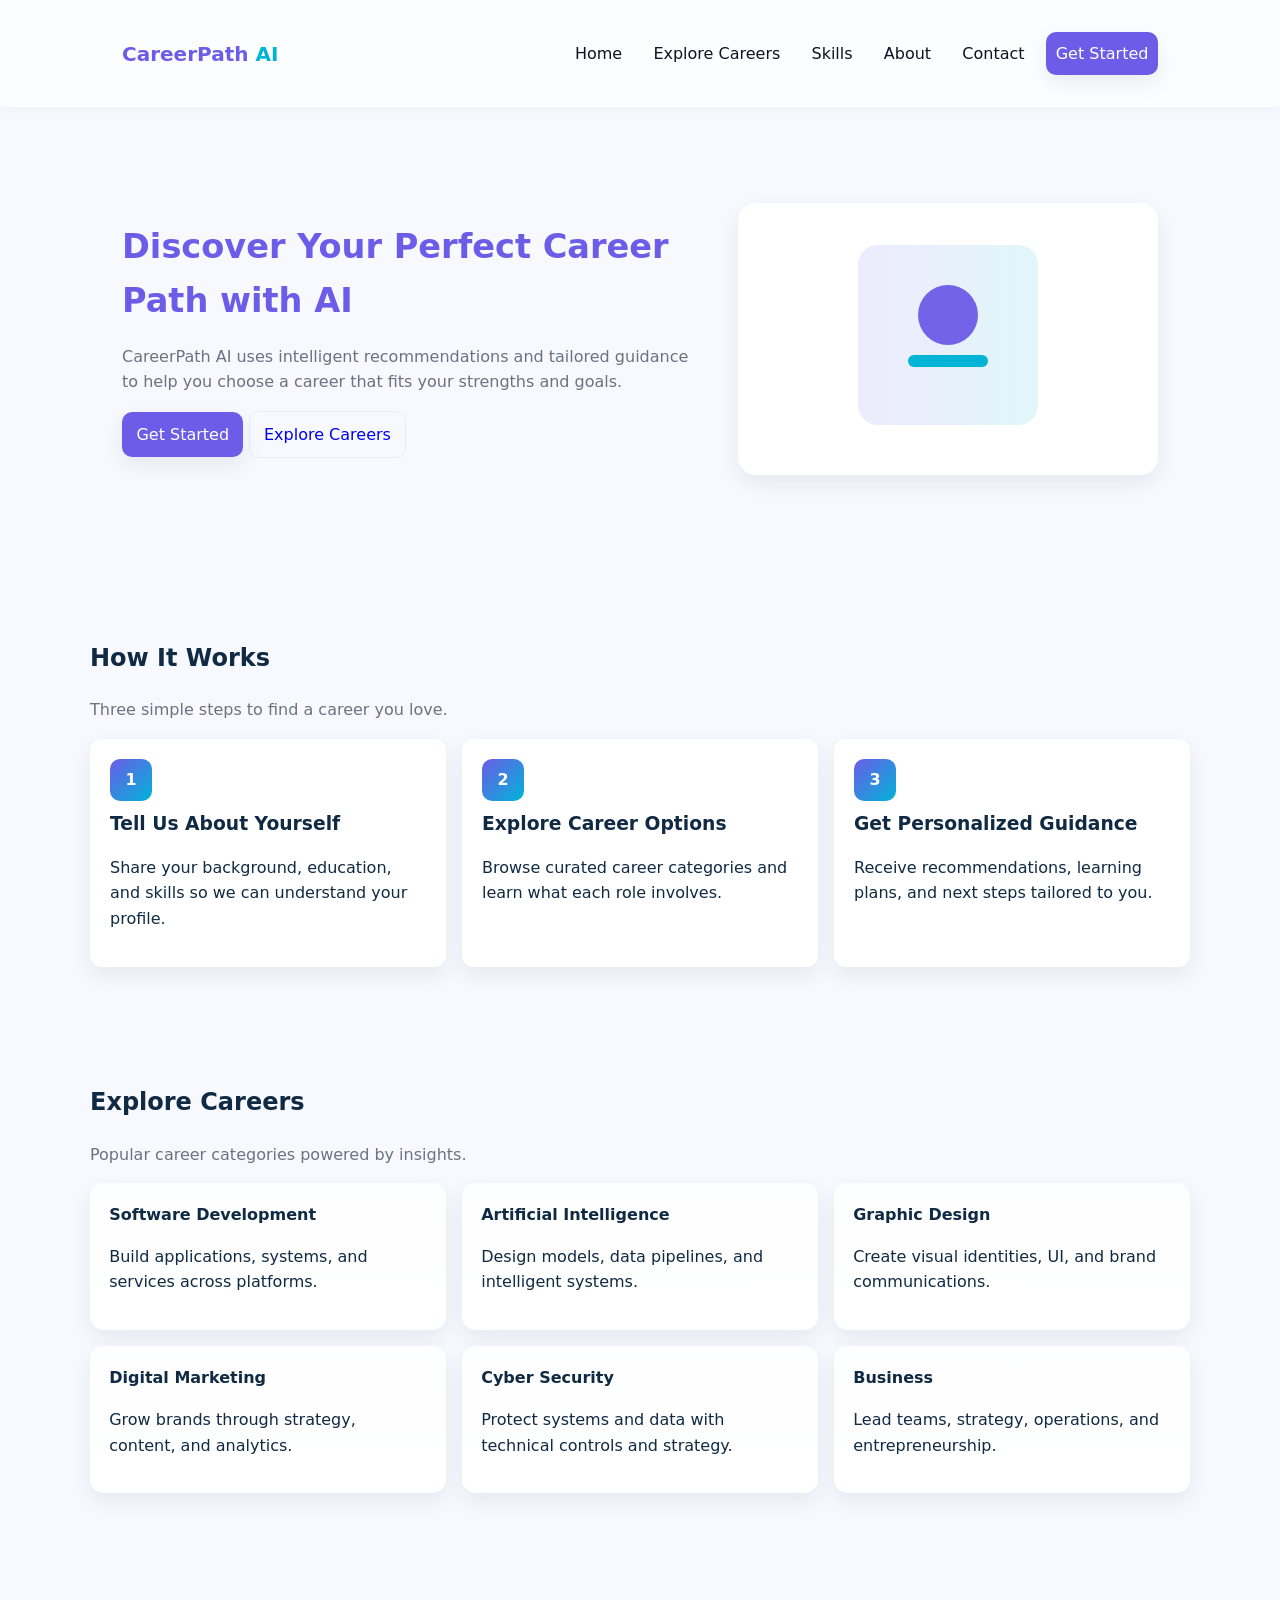
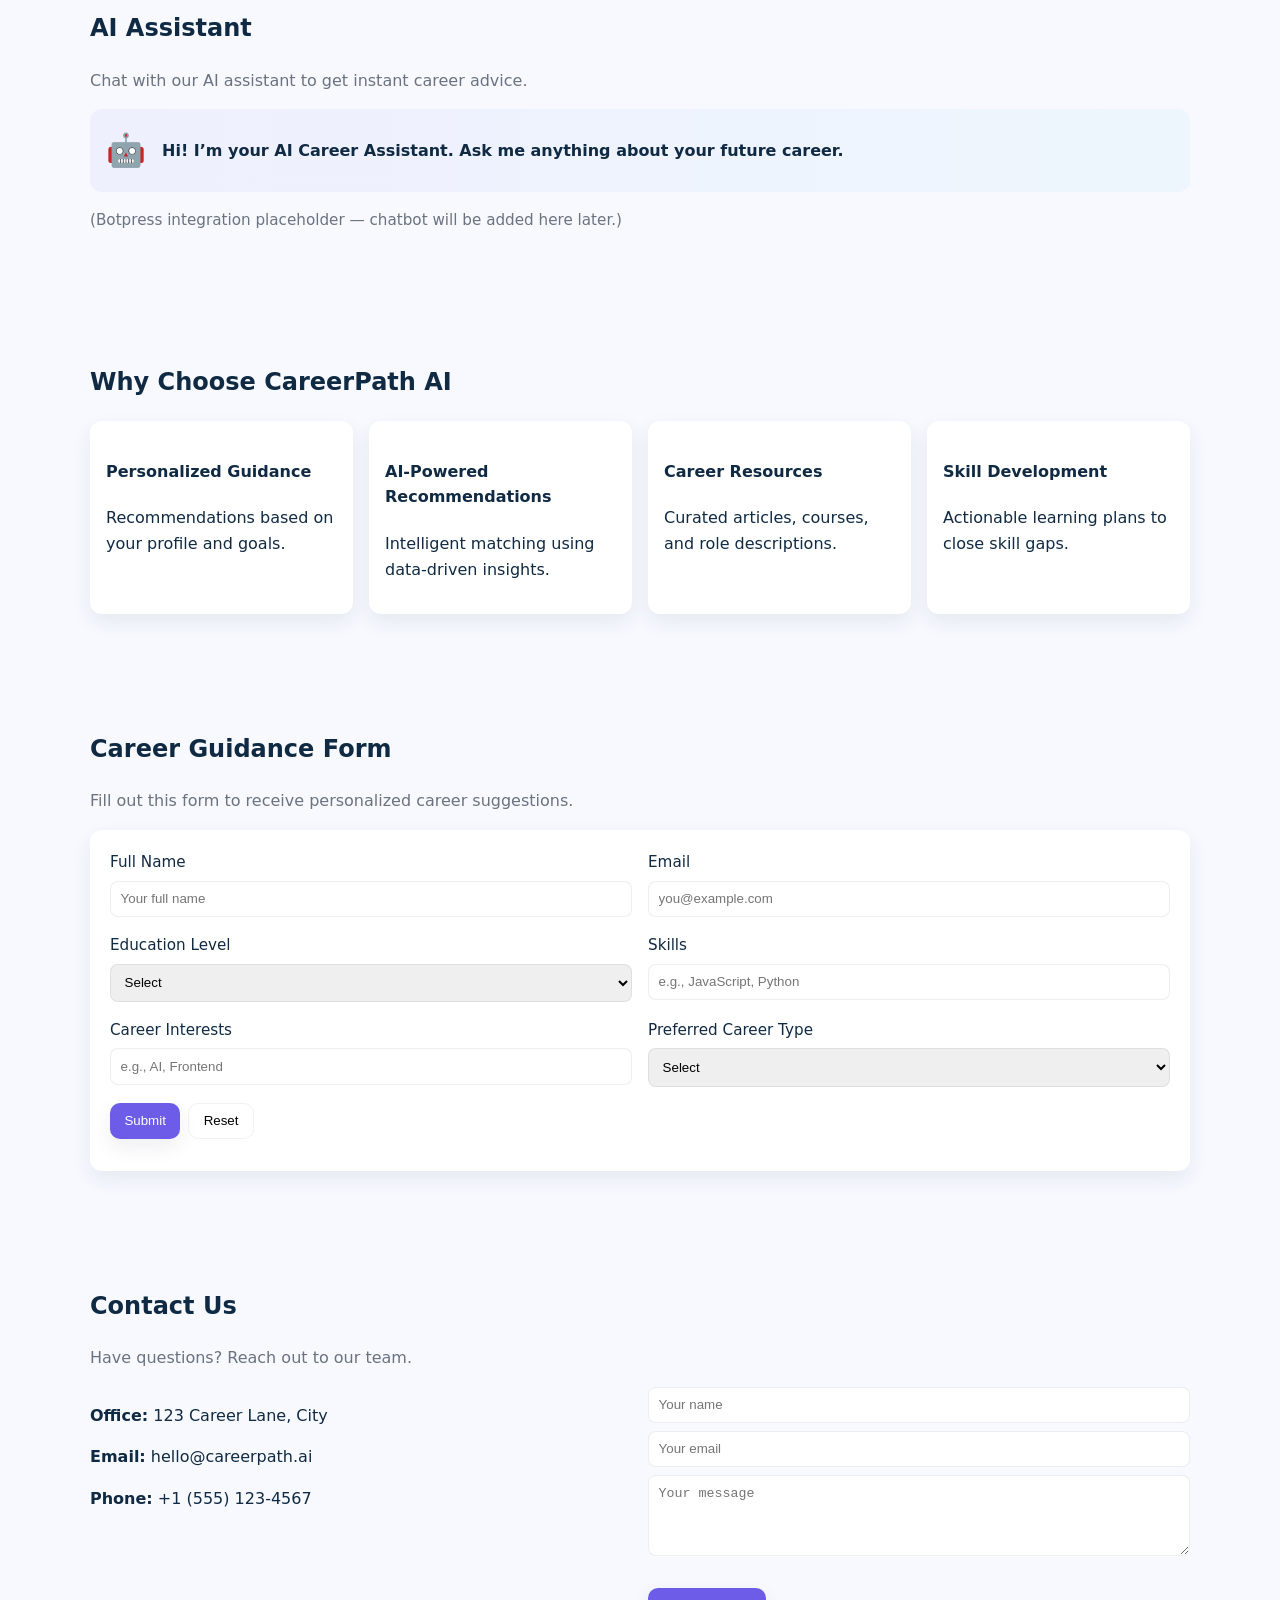
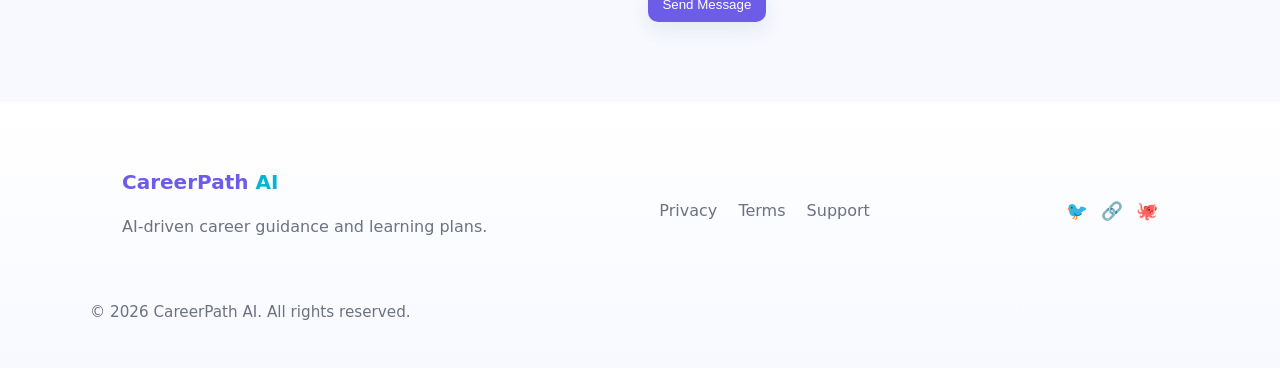
<file: index.html>
<!doctype html>
<html lang="en">
<head>
  <meta charset="utf-8" />
  <meta name="viewport" content="width=device-width, initial-scale=1" />
  <title>CareerPath AI — Discover Your Perfect Career Path with AI</title>
  <link rel="stylesheet" href="style.css" />
</head>
<body>
  <!-- Navigation -->
  <header class="nav-wrapper">
    <div class="container nav">
      <a class="logo" href="#">CareerPath <span>AI</span></a>
      <nav class="nav-links" id="navLinks">
        <a href="#home">Home</a>
        <a href="#explore">Explore Careers</a>
        <a href="#skills">Skills</a>
        <a href="#about">About</a>
        <a href="#contact">Contact</a>
        <a class="btn primary" href="#get-started">Get Started</a>
      </nav>
      <button id="navToggle" class="nav-toggle" aria-label="Toggle navigation">
        <span></span><span></span><span></span>
      </button>
    </div>
  </header>

  <!-- Hero -->
  <main>
    <section id="home" class="hero">
      <div class="container hero-grid">
        <div class="hero-content">
          <h1>Discover Your Perfect Career Path with AI</h1>
          <p>CareerPath AI uses intelligent recommendations and tailored guidance to help you choose a career that fits your strengths and goals.</p>
          <div class="hero-buttons">
            <a href="#get-started" class="btn primary">Get Started</a>
            <a href="#explore" class="btn ghost">Explore Careers</a>
          </div>
        </div>
        <div class="hero-card">
          <div class="card-visual">
            <!-- simple illustration placeholder -->
            <svg viewBox="0 0 200 200" xmlns="http://www.w3.org/2000/svg">
              <defs>
                <linearGradient id="g1" x1="0" x2="1">
                  <stop offset="0" stop-color="#6C5CE7" />
                  <stop offset="1" stop-color="#00B4D8" />
                </linearGradient>
              </defs>
              <rect x="10" y="10" width="180" height="180" rx="20" fill="url(#g1)" opacity="0.12" />
              <circle cx="100" cy="80" r="30" fill="#6C5CE7" opacity="0.95" />
              <rect x="60" y="120" width="80" height="12" rx="6" fill="#00B4D8" />
            </svg>
          </div>
        </div>
      </div>
    </section>

    <!-- How It Works -->
    <section class="container how-it-works" id="about">
      <h2>How It Works</h2>
      <p class="muted">Three simple steps to find a career you love.</p>
      <div class="steps">
        <div class="step">
          <div class="step-number">1</div>
          <h3>Tell Us About Yourself</h3>
          <p>Share your background, education, and skills so we can understand your profile.</p>
        </div>
        <div class="step">
          <div class="step-number">2</div>
          <h3>Explore Career Options</h3>
          <p>Browse curated career categories and learn what each role involves.</p>
        </div>
        <div class="step">
          <div class="step-number">3</div>
          <h3>Get Personalized Guidance</h3>
          <p>Receive recommendations, learning plans, and next steps tailored to you.</p>
        </div>
      </div>
    </section>

    <!-- Explore Careers -->
    <section id="explore" class="container explore">
      <h2>Explore Careers</h2>
      <p class="muted">Popular career categories powered by insights.</p>
      <div class="cards">
        <article class="career-card" tabindex="0">
          <h4>Software Development</h4>
          <p>Build applications, systems, and services across platforms.</p>
        </article>
        <article class="career-card" tabindex="0">
          <h4>Artificial Intelligence</h4>
          <p>Design models, data pipelines, and intelligent systems.</p>
        </article>
        <article class="career-card" tabindex="0">
          <h4>Graphic Design</h4>
          <p>Create visual identities, UI, and brand communications.</p>
        </article>
        <article class="career-card" tabindex="0">
          <h4>Digital Marketing</h4>
          <p>Grow brands through strategy, content, and analytics.</p>
        </article>
        <article class="career-card" tabindex="0">
          <h4>Cyber Security</h4>
          <p>Protect systems and data with technical controls and strategy.</p>
        </article>
        <article class="career-card" tabindex="0">
          <h4>Business</h4>
          <p>Lead teams, strategy, operations, and entrepreneurship.</p>
        </article>
      </div>
    </section>

    <!-- AI Assistant -->
    <section class="container ai-assistant" id="assistant">
      <h2>AI Assistant</h2>
      <p class="muted">Chat with our AI assistant to get instant career advice.</p>
      <div class="chat-placeholder">
        <div class="bot-icon">🤖</div>
        <div class="bot-text">Hi! I’m your AI Career Assistant. Ask me anything about your future career.</div>
      </div>
      <p class="muted small">(Botpress integration placeholder — chatbot will be added here later.)</p>
    </section>

    <!-- Why Choose -->
    <section class="container why-choose">
      <h2>Why Choose CareerPath AI</h2>
      <div class="features">
        <div class="feature">
          <h4>Personalized Guidance</h4>
          <p>Recommendations based on your profile and goals.</p>
        </div>
        <div class="feature">
          <h4>AI-Powered Recommendations</h4>
          <p>Intelligent matching using data-driven insights.</p>
        </div>
        <div class="feature">
          <h4>Career Resources</h4>
          <p>Curated articles, courses, and role descriptions.</p>
        </div>
        <div class="feature">
          <h4>Skill Development</h4>
          <p>Actionable learning plans to close skill gaps.</p>
        </div>
      </div>
    </section>

    <!-- Career Guidance Form -->
    <section id="get-started" class="container form-section">
      <h2>Career Guidance Form</h2>
      <p class="muted">Fill out this form to receive personalized career suggestions.</p>
      <form id="careerForm" class="career-form" novalidate>
        <div class="grid">
          <label>
            Full Name
            <input type="text" name="name" id="name" placeholder="Your full name" required />
            <span class="error" id="nameError"></span>
          </label>
          <label>
            Email
            <input type="email" name="email" id="email" placeholder="you@example.com" required />
            <span class="error" id="emailError"></span>
          </label>
          <label>
            Education Level
            <select name="education" id="education" required>
              <option value="">Select</option>
              <option>High School</option>
              <option>Associate Degree</option>
              <option>Bachelor's Degree</option>
              <option>Master's Degree</option>
              <option>PhD</option>
            </select>
            <span class="error" id="educationError"></span>
          </label>
          <label>
            Skills
            <input type="text" name="skills" id="skills" placeholder="e.g., JavaScript, Python" />
          </label>
          <label>
            Career Interests
            <input type="text" name="interests" id="interests" placeholder="e.g., AI, Frontend" />
          </label>
          <label>
            Preferred Career Type
            <select name="type" id="type">
              <option value="">Select</option>
              <option>Full-time</option>
              <option>Part-time</option>
              <option>Freelance</option>
              <option>Internship</option>
            </select>
          </label>
        </div>
        <div class="form-actions">
          <button type="submit" class="btn primary">Submit</button>
          <button type="reset" class="btn ghost">Reset</button>
        </div>
        <div id="formMessage" class="form-message" role="status" aria-live="polite"></div>
      </form>
    </section>

    <!-- Contact -->
    <section id="contact" class="container contact-section">
      <h2>Contact Us</h2>
      <p class="muted">Have questions? Reach out to our team.</p>
      <div class="contact-grid">
        <div>
          <p><strong>Office:</strong> 123 Career Lane, City</p>
          <p><strong>Email:</strong> hello@careerpath.ai</p>
          <p><strong>Phone:</strong> +1 (555) 123-4567</p>
        </div>
        <form class="contact-form" onsubmit="return false;">
          <input type="text" placeholder="Your name" required />
          <input type="email" placeholder="Your email" required />
          <textarea placeholder="Your message" rows="4" required></textarea>
          <div class="form-actions">
            <button class="btn primary">Send Message</button>
          </div>
        </form>
      </div>
    </section>
  </main>

  <!-- Footer -->
  <footer class="footer">
    <div class="container footer-grid">
      <div class="footer-brand">
        <a class="logo" href="#">CareerPath <span>AI</span></a>
        <p class="muted">AI-driven career guidance and learning plans.</p>
      </div>
      <div class="footer-links">
        <a href="#">Privacy</a>
        <a href="#">Terms</a>
        <a href="#">Support</a>
      </div>
      <div class="social">
        <a href="#" aria-label="Twitter">🐦</a>
        <a href="#" aria-label="LinkedIn">🔗</a>
        <a href="#" aria-label="GitHub">🐙</a>
      </div>
    </div>
    <div class="container copyright">© <span id="year"></span> CareerPath AI. All rights reserved.</div>
  </footer>

  <script src="script.js"></script>
</body>
</html>
</file>
<file: style.css>
/*
  style.css — Modern responsive styles for CareerPath AI
  Color palette: blues and purples with white backgrounds
*/

:root{
  --bg:#f7f9ff;
  --card:#ffffff;
  --muted:#6b7280;
  --primary-1:#6C5CE7; /* purple */
  --primary-2:#00B4D8; /* teal */
  --accent:linear-gradient(135deg,var(--primary-1),var(--primary-2));
  --shadow: 0 8px 20px rgba(33,40,71,0.08);
  --radius:14px;
  --glass: rgba(255,255,255,0.6);
}

/* Reset & base */
*{box-sizing:border-box}
html,body{height:100%}
body{
  margin:0;font-family:Inter, ui-sans-serif, system-ui, -apple-system, "Segoe UI", Roboto, "Helvetica Neue", Arial;
  background:var(--bg);color:#102a43;line-height:1.6;-webkit-font-smoothing:antialiased;
}
.container{max-width:1100px;margin:0 auto;padding:2rem}

/* NAV */
.nav-wrapper{backdrop-filter: blur(6px);background:rgba(255,255,255,0.6);box-shadow:0 2px 10px rgba(16,42,67,0.04);position:sticky;top:0;z-index:40}
.nav{display:flex;align-items:center;justify-content:space-between;gap:1rem}
.logo{font-weight:700;color:var(--primary-1);text-decoration:none;font-size:1.25rem}
.logo span{color:var(--primary-2)}
.nav-links{display:flex;gap:0.75rem;align-items:center}
.nav-links a{color:#112; text-decoration:none;padding:0.55rem 0.6rem;border-radius:10px;transition:all .18s}
.nav-links a:hover{background:rgba(108,92,231,0.06);transform:translateY(-2px)}
.btn{display:inline-block;padding:.6rem .9rem;border-radius:10px;border:0;cursor:pointer;text-decoration:none}
.btn.primary{background:var(--primary-1);color:white;box-shadow:var(--shadow)}
.btn.ghost{background:transparent;border:1px solid rgba(16,42,67,0.06)}
.nav-toggle{display:none;background:none;border:0;padding:0.4rem;border-radius:8px}
.nav-toggle span{display:block;width:22px;height:2px;background:var(--primary-1);margin:4px 0;border-radius:2px}

/* HERO */
.hero{padding:4rem 0}
.hero-grid{display:grid;grid-template-columns:1fr 420px;gap:2rem;align-items:center}
.hero-content h1{font-size:2.1rem;margin:0 0 .6rem;color:var(--primary-1)}
.hero-content p{color:var(--muted);margin-bottom:1rem}
.hero-card{background:var(--card);border-radius:18px;padding:2rem;box-shadow:var(--shadow);display:flex;justify-content:center;align-items:center}
.card-visual svg{width:100%;height:200px}

/* How it works */
.how-it-works{padding:3rem 0}
.steps{display:flex;gap:1rem;margin-top:1rem}
.step{background:var(--card);padding:1.25rem;border-radius:12px;box-shadow:var(--shadow);flex:1}
.step-number{width:42px;height:42px;border-radius:10px;background:var(--accent);color:white;display:flex;align-items:center;justify-content:center;font-weight:700;margin-bottom:.5rem}
.muted{color:var(--muted)}

/* Careers cards */
.explore{padding:3rem 0}
.cards{display:grid;grid-template-columns:repeat(3,1fr);gap:1rem;margin-top:1rem}
.career-card{background:linear-gradient(180deg,rgba(255,255,255,0.8),var(--card));padding:1.2rem;border-radius:14px;box-shadow:var(--shadow);transition:transform .22s,box-shadow .22s;cursor:pointer}
.career-card:hover{transform:translateY(-8px);box-shadow:0 18px 40px rgba(16,42,67,0.12)}
.career-card:focus{outline:3px solid rgba(108,92,231,0.12)}

/* AI assistant */
.ai-assistant{padding:3rem 0}
.chat-placeholder{display:flex;gap:1rem;align-items:center;background:linear-gradient(90deg,rgba(108,92,231,0.06),rgba(0,180,216,0.04));padding:1rem;border-radius:12px}
.bot-icon{font-size:2rem}
.bot-text{font-weight:600}

/* Why choose */
.why-choose{padding:3rem 0}
.features{display:grid;grid-template-columns:repeat(4,1fr);gap:1rem;margin-top:1rem}
.feature{background:var(--card);padding:1rem;border-radius:12px;box-shadow:var(--shadow)}

/* Form */
.form-section{padding:3rem 0}
.career-form{background:var(--card);padding:1.25rem;border-radius:12px;box-shadow:var(--shadow)}
.career-form .grid{display:grid;grid-template-columns:repeat(2,1fr);gap:1rem}
.career-form label{display:block;font-size:.95rem}
.career-form input,.career-form select,.career-form textarea{width:100%;padding:.6rem;border-radius:8px;border:1px solid rgba(16,42,67,0.08);margin-top:.4rem}
.form-actions{margin-top:1rem;display:flex;gap:.5rem}
.form-message{margin-top:0.75rem;color:green;font-weight:600}
.error{color:#e11d48;font-size:.85rem}

/* Contact */
.contact-section{padding:3rem 0}
.contact-grid{display:grid;grid-template-columns:1fr 1fr;gap:1rem}
.contact-form input,.contact-form textarea{width:100%;padding:.6rem;border-radius:8px;border:1px solid rgba(16,42,67,0.08);margin-bottom:.5rem}

/* Footer */
.footer{background:linear-gradient(180deg,white,var(--bg));padding:2rem 0;margin-top:2rem}
.footer-grid{display:flex;align-items:center;justify-content:space-between;gap:1rem}
.footer-links a{margin-right:1rem;color:var(--muted);text-decoration:none}
.social a{margin-left:.5rem;text-decoration:none;font-size:1.1rem}
.copyright{padding:0.75rem 0;color:var(--muted);font-size:.95rem}

/* Responsive */
@media (max-width:900px){
  .hero-grid{grid-template-columns:1fr}
  .cards{grid-template-columns:repeat(2,1fr)}
  .features{grid-template-columns:repeat(2,1fr)}
  .career-form .grid{grid-template-columns:1fr}
  .contact-grid{grid-template-columns:1fr}
}

@media (max-width:640px){
  .nav-links{display:none;position:absolute;top:68px;left:0;right:0;background:white;padding:1rem;border-bottom:1px solid rgba(16,42,67,0.04);flex-direction:column}
  .nav-links.show{display:flex}
  .nav-toggle{display:block}
  .cards{grid-template-columns:1fr}
  .features{grid-template-columns:1fr}
}

/* Small interactive touches */
.career-card h4{margin:0 0 .4rem}
.step h3{margin:.25rem 0}
.muted.small{font-size:.95rem}
</file>
